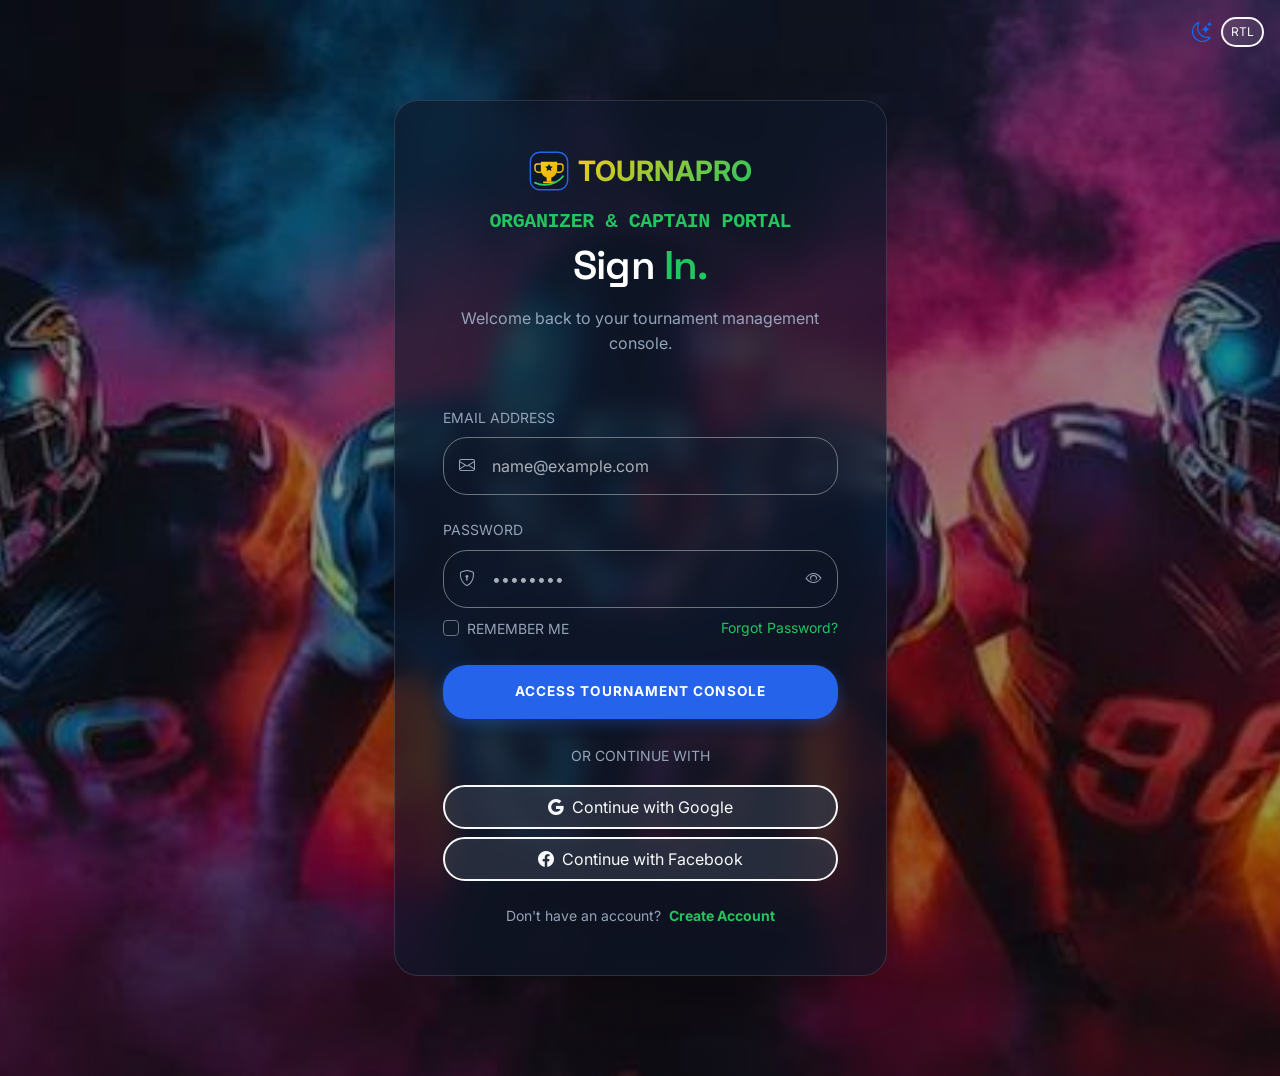
<file: login.html>
<!DOCTYPE html>
<html lang="en" dir="ltr" data-theme="dark">

<head>
    <meta charset="UTF-8">
    <meta name="viewport" content="width=device-width, initial-scale=1.0">
    <title>Organizer Login | Sports Tournament Management</title>
    <link rel="icon" type="image/svg+xml" href="assets/images/bluewake-logo.svg">

    <!-- Bootstrap 5 CDN -->
    <link href="https://cdn.jsdelivr.net/npm/bootstrap@5.3.2/dist/css/bootstrap.min.css" rel="stylesheet">
    <link rel="stylesheet" href="https://cdn.jsdelivr.net/npm/bootstrap-icons@1.11.2/font/bootstrap-icons.min.css">

    <!-- Custom CSS -->
    <link rel="stylesheet" href="assets/css/style.css">
</head>

<body class="bg-deep">
    <div class="position-fixed top-0 end-0 p-3 z-3 d-flex gap-2 align-items-center">
        <button class="theme-toggle btn btn-link p-0"><i class="bi bi-moon-stars fs-5"></i></button>
        <button class="rtl-toggle btn btn-outline-light btn-sm px-2 py-1" style="font-size: 0.75rem;">RTL</button>
    </div>
    <!-- Login Section -->
    <section class="section-padding min-vh-100 d-flex align-items-center position-relative overflow-hidden">
        <img src="assets/images/hero_tournament_game.jpg" alt="Tournament Auth" class="hero-video-bg">
        <div class="hero-overlay" style="opacity: 0.5;"></div>

        <!-- Ambient Background Element -->
        <div class="position-absolute top-50 start-50 translate-middle"
            style="width: 600px; height: 600px; background: radial-gradient(circle, rgba(37, 99, 235, 0.08) 0%, transparent 70%); z-index: 0;">
        </div>

        <div class="container-custom z-1">
            <div class="row justify-content-center">
                <div class="col-lg-5">
                    <div class="glass-panel p-5 border-accent shadow-lg reveal">
                        <div class="text-center mb-5">
                            <a href="index.html"
                                class="text-decoration-none d-inline-flex align-items-center gap-2 mb-3">
                                <img src="assets/images/bluewake-logo.svg" alt="Sports Tournament Management logo"
                                    class="brand-logo auth-brand-logo">
                                <span class="fs-3 fw-bold text-gradient">TOURNAPRO</span>
                            </a>
                            <h5 class="text-accent font-monospace mb-2">ORGANIZER & CAPTAIN PORTAL</h5>
                            <h3 class="display-6 fw-bold">Sign <span class="text-accent">In.</span></h3>
                            <p class="text-muted mt-3">Welcome back to your tournament management console.</p>
                        </div>

                        <form class="row g-4">
                            <div class="col-12">
                                <label class="form-label small text-muted text-uppercase tracking-widest">Email
                                    Address</label>
                                <div class="position-relative">
                                    <i
                                        class="bi bi-envelope position-absolute start-0 top-50 translate-middle-y ms-3 text-muted"></i>
                                    <input type="email"
                                        class="form-control bg-transparent border-secondary ps-5 py-3 text-white"
                                        placeholder="name@example.com">
                                </div>
                            </div>

                            <div class="col-12">
                                <div class="d-flex justify-content-between align-items-center">
                                    <label
                                        class="form-label small text-muted text-uppercase tracking-widest">Password</label>
                                </div>
                                <div class="position-relative">
                                    <i
                                        class="bi bi-shield-lock position-absolute start-0 top-50 translate-middle-y ms-3 text-muted"></i>
                                    <input type="password"
                                        class="form-control bg-transparent border-secondary ps-5 py-3 text-white password-input"
                                        placeholder="••••••••">
                                    <i class="bi bi-eye toggle-password position-absolute end-0 top-50 translate-middle-y me-3 text-muted"
                                        style="cursor: pointer;"></i>
                                </div>
                            </div>

                            <div class="col-12 d-flex justify-content-between align-items-center mt-2 flex-wrap gap-2">
                                <div class="form-check mb-0">
                                    <input class="form-check-input bg-transparent border-secondary" type="checkbox"
                                        id="rememberMe">
                                    <label class="form-check-label small text-muted text-uppercase" for="rememberMe"
                                        style="cursor: pointer;">
                                        Remember Me
                                    </label>
                                </div>
                                <a href="#" class="small text-accent text-decoration-none">Forgot Password?</a>
                            </div>

                            <div class="col-12 mt-4">
                                <button type="button" class="btn-marine w-100 py-3 mb-4">Access Tournament Console</button>

                                <div class="text-center mb-3">
                                    <span class="small text-muted text-uppercase tracking-widest">Or continue
                                        with</span>
                                </div>
                                <div class="d-grid gap-2 mb-4">
                                    <button type="button" class="btn btn-outline-light py-2"><i
                                            class="bi bi-google me-2"></i>Continue with Google</button>
                                    <button type="button" class="btn btn-outline-light py-2"><i
                                            class="bi bi-facebook me-2"></i>Continue with Facebook</button>
                                </div>

                                <div class="text-center">
                                    <p class="text-muted small mb-0">Don't have an account? <a href="signup.html"
                                            class="text-accent text-decoration-none fw-bold ms-1">Create Account</a></p>
                                </div>
                            </div>
                        </form>
                    </div>
                </div>
            </div>
        </div>
    </section>

    <!-- Scripts -->
    <script src="https://cdn.jsdelivr.net/npm/bootstrap@5.3.2/dist/js/bootstrap.bundle.min.js"></script>
    <script src="assets/js/main.js"></script>
</body>

</html>
</file>
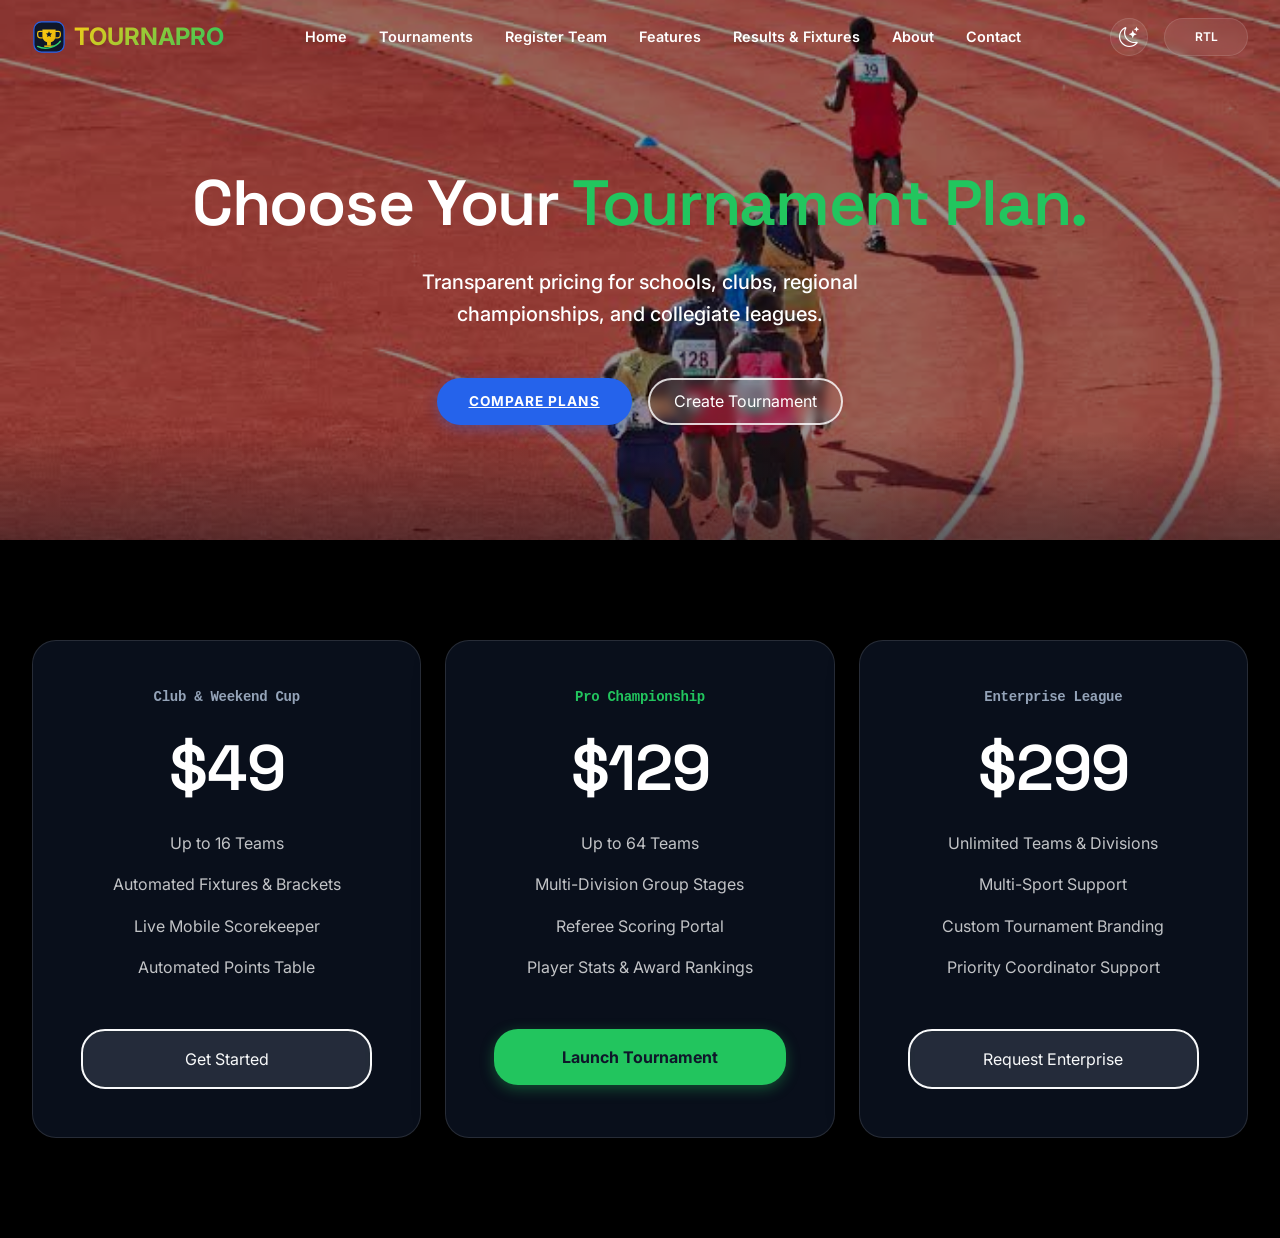
<file: pricing.html>
<!DOCTYPE html>
<html lang="en" dir="ltr" data-theme="dark">

<head>
    <meta charset="UTF-8">
    <meta name="viewport" content="width=device-width, initial-scale=1.0">
    <title>Organizer Plans & Pricing | Sports Tournament Management</title>
    <link rel="icon" type="image/svg+xml" href="assets/images/bluewake-logo.svg">
    <link href="https://cdn.jsdelivr.net/npm/bootstrap@5.3.2/dist/css/bootstrap.min.css" rel="stylesheet">
    <link rel="stylesheet" href="https://cdn.jsdelivr.net/npm/bootstrap-icons@1.11.2/font/bootstrap-icons.min.css">
    <link rel="stylesheet" href="assets/css/style.css">
</head>

<body>
    <!-- Header / Navigation -->
    <nav class="navbar-marine navbar navbar-expand-xl">
        <div class="container-custom d-flex justify-content-between align-items-center w-100">
            <a class="navbar-brand d-flex align-items-center" href="index.html">
                <img src="assets/images/bluewake-logo.svg" alt="Sports Tournament Management logo" class="brand-logo me-2">
                <span class="fs-4 fw-bold text-gradient">TOURNAPRO</span>
            </a>

            <button class="navbar-toggler border-0 text-white d-xl-none" type="button" data-bs-toggle="offcanvas"
                data-bs-target="#offcanvasNavbar">
                <i class="bi bi-list fs-1"></i>
            </button>

            <div class="collapse navbar-collapse d-none d-xl-flex" id="navbarNav">
                <ul class="navbar-nav mx-auto">
                    <li class="nav-item"><a class="nav-link " href="index.html">Home</a></li>
                    <li class="nav-item"><a class="nav-link " href="home-2.html">Tournaments</a></li>
                    <li class="nav-item"><a class="nav-link " href="book-now.html">Register Team</a></li>
                    <li class="nav-item"><a class="nav-link " href="services.html">Features</a></li>
                    <li class="nav-item"><a class="nav-link " href="gallery.html">Results & Fixtures</a></li>
                    <li class="nav-item"><a class="nav-link " href="about.html">About</a></li>
                    <li class="nav-item"><a class="nav-link " href="contact.html">Contact</a></li>
                </ul>
            </div>

            <div class="d-none d-lg-flex align-items-center gap-3 ms-lg-4">
                <button class="theme-toggle btn btn-link text-white p-0"><i class="bi bi-moon-stars fs-5"></i></button>
                <button class="rtl-toggle btn btn-outline-light btn-sm px-3">RTL</button>
            </div>
        </div>
    </nav>

    <!-- Offcanvas Menu for Mobile -->
    <div class="offcanvas offcanvas-end glass-panel" tabindex="-1" id="offcanvasNavbar">
        <div class="offcanvas-header border-bottom border-secondary">
            <h5 class="offcanvas-title text-gradient d-flex align-items-center gap-2 mb-0"><img
                    src="assets/images/bluewake-logo.svg" alt="Sports Tournament Management logo" class="brand-logo offcanvas-brand-logo">
                <span>TOURNAPRO</span>
            </h5>
            <button type="button" class="btn-close btn-close-white" data-bs-dismiss="offcanvas"></button>
        </div>
        <div class="offcanvas-body d-flex flex-column h-100">
            <ul class="navbar-nav mb-auto">
                <li class="nav-item"><a class="nav-link" href="index.html">Home</a></li>
                <li class="nav-item"><a class="nav-link" href="home-2.html">Tournaments</a></li>
                <li class="nav-item"><a class="nav-link" href="book-now.html">Register Team</a></li>
                <li class="nav-item"><a class="nav-link" href="services.html">Features</a></li>
                <li class="nav-item"><a class="nav-link" href="gallery.html">Results & Fixtures</a></li>
                <li class="nav-item"><a class="nav-link" href="about.html">About</a></li>
                <li class="nav-item"><a class="nav-link" href="contact.html">Contact</a></li>
            </ul>

            <div class="mt-auto pt-4 border-top border-secondary">
                <div class="d-flex align-items-center justify-content-between">
                    <span class="small text-muted text-uppercase tracking-widest"></span>
                    <div class="d-flex gap-3">
                        <button class="theme-toggle btn btn-link text-white p-0"><i
                                class="bi bi-moon-stars fs-5"></i></button>
                        <button class="rtl-toggle btn btn-outline-light btn-sm px-3">RTL</button>
                    </div>
                </div>
            </div>
        </div>
    </div>

    <section class="hero-section text-center overflow-hidden" style="min-height: 60vh;">
        <img src="assets/images/hero_sports_trophy.jpg" alt="Tournament Pricing"
            class="hero-video-bg">
        <div class="hero-overlay"></div>
        <div class="container-custom z-1 reveal">
            <h1 class="display-3 fw-bold text-white mb-4">Choose Your <span class="text-accent">Tournament Plan.</span></h1>
            <p class="lead text-white-50 mb-5 mx-auto col-lg-6">Transparent pricing for schools, clubs, regional championships, and collegiate leagues.</p>
            <div class="d-flex flex-wrap justify-content-center gap-3 mt-5">
                <a href="#packages" class="btn-marine rounded-pill">Compare Plans</a>
                <a href="book-now.html" class="btn btn-outline-light rounded-pill">Create Tournament</a>
            </div>
        </div>
    </section>

    <section id="packages" class="section-padding bg-deep">
        <div class="container-custom">
            <div class="row g-4">
                <!-- Club Plan -->
                <div class="col-lg-4">
                    <div class="glass-panel p-5 text-center h-100 hover-tilt">
                        <h5 class="text-muted small mb-4 uppercase font-monospace">Club & Weekend Cup</h5>
                        <h2 class="display-3 fw-bold mb-4">$49</h2>
                        <ul class="list-unstyled mb-5 opacity-75">
                            <li class="mb-3">Up to 16 Teams</li>
                            <li class="mb-3">Automated Fixtures & Brackets</li>
                            <li class="mb-3">Live Mobile Scorekeeper</li>
                            <li class="mb-3">Automated Points Table</li>
                        </ul>
                        <a href="book-now.html" class="btn btn-outline-light w-100 rounded-pill py-3">Get Started</a>
                    </div>
                </div>
                <!-- Pro Championship -->
                <div class="col-lg-4">
                    <div class="glass-panel p-5 text-center h-100 hover-tilt border-accent">
                        <h5 class="text-accent small mb-4 uppercase font-monospace">Pro Championship</h5>
                        <h2 class="display-3 fw-bold mb-4">$129</h2>
                        <ul class="list-unstyled mb-5 opacity-75">
                            <li class="mb-3">Up to 64 Teams</li>
                            <li class="mb-3">Multi-Division Group Stages</li>
                            <li class="mb-3">Referee Scoring Portal</li>
                            <li class="mb-3">Player Stats & Award Rankings</li>
                        </ul>
                        <a href="book-now.html" class="btn btn-accent w-100 rounded-pill py-3">Launch Tournament</a>
                    </div>
                </div>
                <!-- Enterprise -->
                <div class="col-lg-4">
                    <div class="glass-panel p-5 text-center h-100 hover-tilt">
                        <h5 class="text-muted small mb-4 uppercase font-monospace">Enterprise League</h5>
                        <h2 class="display-3 fw-bold mb-4">$299</h2>
                        <ul class="list-unstyled mb-5 opacity-75">
                            <li class="mb-3">Unlimited Teams & Divisions</li>
                            <li class="mb-3">Multi-Sport Support</li>
                            <li class="mb-3">Custom Tournament Branding</li>
                            <li class="mb-3">Priority Coordinator Support</li>
                        </ul>
                        <a href="book-now.html" class="btn btn-outline-light w-100 rounded-pill py-3">Request Enterprise</a>
                    </div>
                </div>
            </div>
        </div>
    </section>

    <script src="assets/js/main.js"></script>
</body>

</html>
</file>
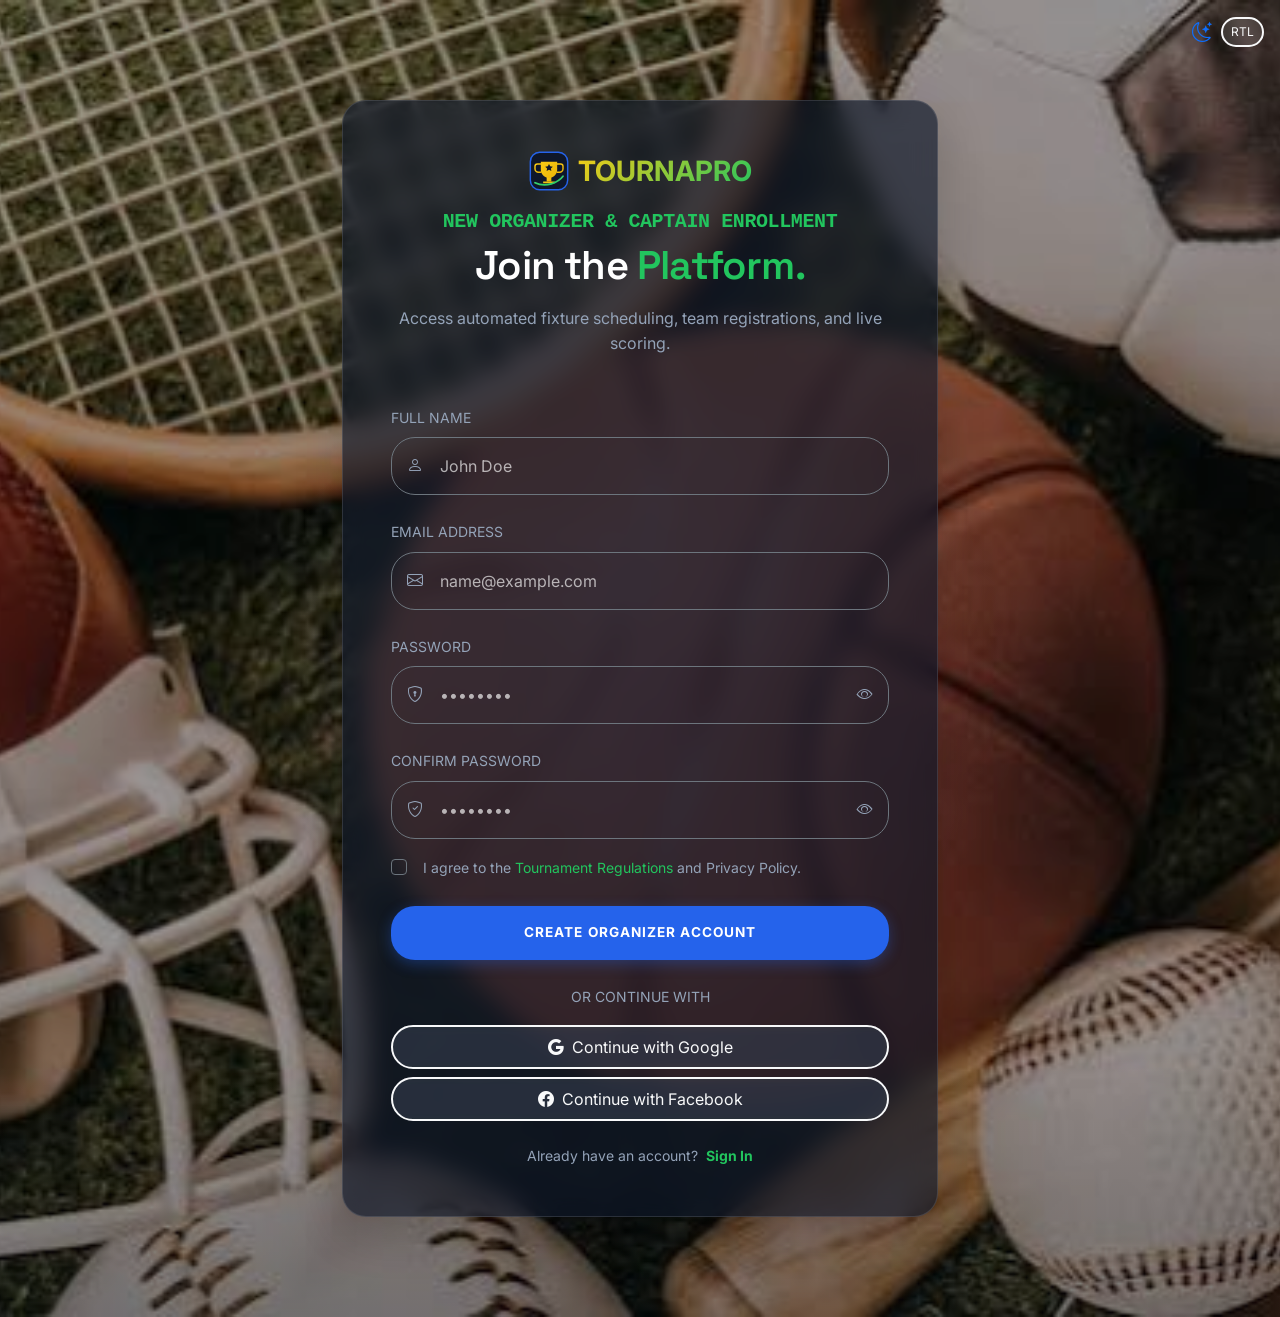
<file: signup.html>
<!DOCTYPE html>
<html lang="en" dir="ltr" data-theme="dark">

<head>
    <meta charset="UTF-8">
    <meta name="viewport" content="width=device-width, initial-scale=1.0">
    <title>Organizer & Team Sign Up | Sports Tournament Management</title>
    <link rel="icon" type="image/svg+xml" href="assets/images/bluewake-logo.svg">

    <!-- Bootstrap 5 CDN -->
    <link href="https://cdn.jsdelivr.net/npm/bootstrap@5.3.2/dist/css/bootstrap.min.css" rel="stylesheet">
    <link rel="stylesheet" href="https://cdn.jsdelivr.net/npm/bootstrap-icons@1.11.2/font/bootstrap-icons.min.css">

    <!-- Custom CSS -->
    <link rel="stylesheet" href="assets/css/style.css">
</head>

<body class="bg-deep">
    <div class="position-fixed top-0 end-0 p-3 z-3 d-flex gap-2 align-items-center">
        <button class="theme-toggle btn btn-link p-0"><i class="bi bi-moon-stars fs-5"></i></button>
        <button class="rtl-toggle btn btn-outline-light btn-sm px-2 py-1" style="font-size: 0.75rem;">RTL</button>
    </div>

    <!-- Signup Section -->
    <section class="section-padding min-vh-100 d-flex align-items-center position-relative overflow-hidden">
        <img src="assets/images/hero_athletic_track.jpg" alt="Tournament Registration" class="hero-video-bg">
        <div class="hero-overlay" style="opacity: 0.5;"></div>

        <!-- Ambient Background Element -->
        <div class="position-absolute top-50 start-50 translate-middle"
            style="width: 800px; height: 800px; background: radial-gradient(circle, rgba(37, 99, 235, 0.08) 0%, transparent 70%); z-index: 0;">
        </div>

        <div class="container-custom z-1">
            <div class="row justify-content-center">
                <div class="col-lg-6">
                    <div class="glass-panel p-5 border-accent shadow-lg reveal">
                        <div class="text-center mb-5">
                            <a href="index.html"
                                class="text-decoration-none d-inline-flex align-items-center gap-2 mb-3">
                                <img src="assets/images/bluewake-logo.svg" alt="Sports Tournament Management logo"
                                    class="brand-logo auth-brand-logo">
                                <span class="fs-3 fw-bold text-gradient">TOURNAPRO</span>
                            </a>
                            <h5 class="text-accent font-monospace mb-2">NEW ORGANIZER & CAPTAIN ENROLLMENT</h5>
                            <h3 class="display-6 fw-bold">Join the <span class="text-accent">Platform.</span></h3>
                            <p class="text-muted mt-3">Access automated fixture scheduling, team registrations, and live scoring.</p>
                        </div>

                        <form class="row g-4">
                            <div class="col-12">
                                <label class="form-label small text-muted text-uppercase tracking-widest">Full
                                    Name</label>
                                <div class="position-relative">
                                    <i
                                        class="bi bi-person position-absolute start-0 top-50 translate-middle-y ms-3 text-muted"></i>
                                    <input type="text"
                                        class="form-control bg-transparent border-secondary ps-5 py-3 text-white"
                                        placeholder="John Doe">
                                </div>
                            </div>

                            <div class="col-12">
                                <label class="form-label small text-muted text-uppercase tracking-widest">Email
                                    Address</label>
                                <div class="position-relative">
                                    <i
                                        class="bi bi-envelope position-absolute start-0 top-50 translate-middle-y ms-3 text-muted"></i>
                                    <input type="email"
                                        class="form-control bg-transparent border-secondary ps-5 py-3 text-white"
                                        placeholder="name@example.com">
                                </div>
                            </div>

                            <div class="col-12">
                                <label
                                    class="form-label small text-muted text-uppercase tracking-widest">Password</label>
                                <div class="position-relative">
                                    <i
                                        class="bi bi-shield-lock position-absolute start-0 top-50 translate-middle-y ms-3 text-muted"></i>
                                    <input type="password"
                                        class="form-control bg-transparent border-secondary ps-5 py-3 text-white password-input"
                                        placeholder="••••••••">
                                    <i class="bi bi-eye toggle-password position-absolute end-0 top-50 translate-middle-y me-3 text-muted"
                                        style="cursor: pointer;"></i>
                                </div>
                            </div>

                            <div class="col-12">
                                <label class="form-label small text-muted text-uppercase tracking-widest">Confirm
                                    Password</label>
                                <div class="position-relative">
                                    <i
                                        class="bi bi-shield-check position-absolute start-0 top-50 translate-middle-y ms-3 text-muted"></i>
                                    <input type="password"
                                        class="form-control bg-transparent border-secondary ps-5 py-3 text-white password-input"
                                        placeholder="••••••••">
                                    <i class="bi bi-eye toggle-password position-absolute end-0 top-50 translate-middle-y me-3 text-muted"
                                        style="cursor: pointer;"></i>
                                </div>
                            </div>

                            <div class="col-12 mt-3">
                                <div class="form-check">
                                    <input class="form-check-input bg-transparent border-secondary" type="checkbox"
                                        id="terms">
                                    <label class="form-check-label small text-muted ms-2" for="terms">
                                        I agree to the <a href="#" class="text-accent text-decoration-none">Tournament
                                            Regulations</a> and Privacy Policy.
                                    </label>
                                </div>
                            </div>

                            <div class="col-12 mt-4">
                                <button type="button" class="btn-marine w-100 py-3 mb-4">Create Organizer Account</button>

                                <div class="text-center mb-3">
                                    <span class="small text-muted text-uppercase tracking-widest">Or continue
                                        with</span>
                                </div>
                                <div class="d-grid gap-2 mb-4">
                                    <button type="button" class="btn btn-outline-light py-2"><i
                                            class="bi bi-google me-2"></i>Continue with Google</button>
                                    <button type="button" class="btn btn-outline-light py-2"><i
                                            class="bi bi-facebook me-2"></i>Continue with Facebook</button>
                                </div>

                                <div class="text-center">
                                    <p class="text-muted small mb-0">Already have an account? <a href="login.html"
                                            class="text-accent text-decoration-none fw-bold ms-1">Sign In</a></p>
                                </div>
                            </div>
                        </form>
                    </div>
                </div>
            </div>
        </div>
    </section>

    <!-- Scripts -->
    <script src="https://cdn.jsdelivr.net/npm/bootstrap@5.3.2/dist/js/bootstrap.bundle.min.js"></script>
    <script src="assets/js/main.js"></script>
</body>

</html>
</file>
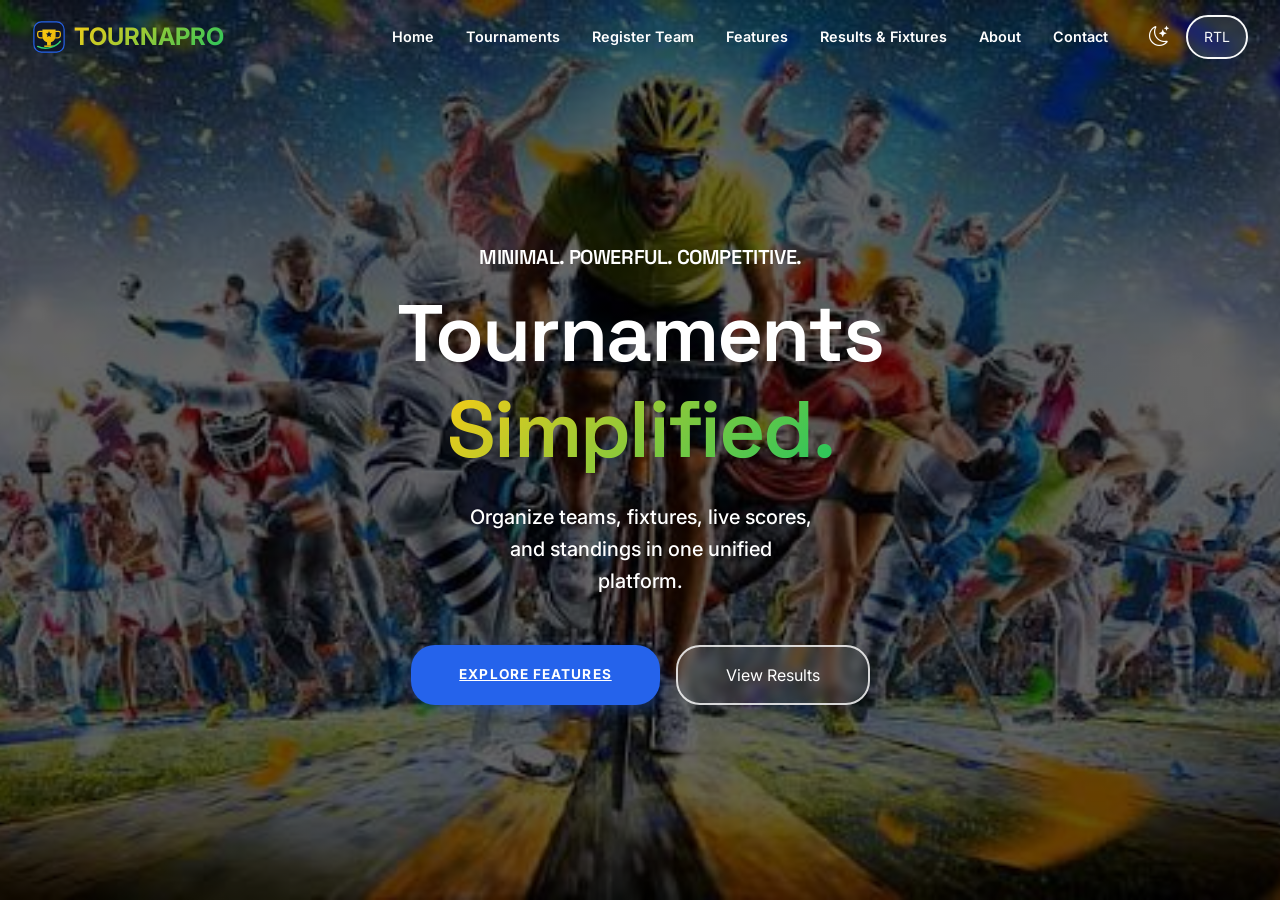
<file: test.html>
<!DOCTYPE html>
<html lang="en" dir="ltr" data-theme="dark">

<head>
    <meta charset="UTF-8">
    <meta name="viewport" content="width=device-width, initial-scale=1.0">
    <title>Sports Tournament Management | Test Preview</title>
    <link href="https://cdn.jsdelivr.net/npm/bootstrap@5.3.2/dist/css/bootstrap.min.css" rel="stylesheet">
    <link rel="stylesheet" href="https://cdn.jsdelivr.net/npm/bootstrap-icons@1.11.2/font/bootstrap-icons.min.css">
    <link rel="stylesheet" href="assets/css/style.css">
</head>

<body>
    <!-- Header / Navigation -->
    <nav class="navbar-marine navbar navbar-expand-lg">
        <div class="container-custom d-flex justify-content-between align-items-center w-100">
            <a class="navbar-brand d-flex align-items-center" href="index.html">
                <img src="assets/images/bluewake-logo.svg" alt="Sports Tournament Management logo" class="brand-logo me-2">
                <span class="fs-4 fw-bold text-gradient">TOURNAPRO</span>
            </a>

            <button class="navbar-toggler border-0 text-white" type="button" data-bs-toggle="offcanvas"
                data-bs-target="#offcanvasNavbar">
                <i class="bi bi-list fs-1"></i>
            </button>

            <div class="collapse navbar-collapse d-none d-lg-flex" id="navbarNav">
                <ul class="navbar-nav ms-auto">
                    <li class="nav-item"><a class="nav-link " href="index.html">Home</a></li>
                    <li class="nav-item"><a class="nav-link " href="home-2.html">Tournaments</a></li>
                    <li class="nav-item"><a class="nav-link " href="book-now.html">Register Team</a></li>
                    <li class="nav-item"><a class="nav-link " href="services.html">Features</a></li>
                    <li class="nav-item"><a class="nav-link " href="gallery.html">Results & Fixtures</a></li>
                    <li class="nav-item"><a class="nav-link " href="about.html">About</a></li>
                    <li class="nav-item"><a class="nav-link " href="contact.html">Contact</a></li>
                </ul>
            </div>

            <div class="d-none d-lg-flex align-items-center gap-3 ms-lg-4">
                <button id="theme-toggle" class="btn btn-link text-white p-0"><i class="bi bi-moon-stars fs-5"></i></button>
                <button id="rtl-toggle" class="btn btn-outline-light btn-sm px-3">RTL</button>
            </div>
        </div>
    </nav>

    <!-- Offcanvas Menu for Mobile -->
    <div class="offcanvas offcanvas-end glass-panel" tabindex="-1" id="offcanvasNavbar">
        <div class="offcanvas-header">
            <h5 class="offcanvas-title text-gradient">MENU</h5>
            <button type="button" class="btn-close btn-close-white" data-bs-dismiss="offcanvas"></button>
        </div>
        <div class="offcanvas-body">
            <ul class="navbar-nav">
                <li class="nav-item"><a class="nav-link " href="index.html">Home</a></li>
                <li class="nav-item"><a class="nav-link " href="home-2.html">Tournaments</a></li>
                <li class="nav-item"><a class="nav-link " href="book-now.html">Register Team</a></li>
                <li class="nav-item"><a class="nav-link " href="services.html">Features</a></li>
                <li class="nav-item"><a class="nav-link " href="gallery.html">Results & Fixtures</a></li>
                <li class="nav-item"><a class="nav-link " href="about.html">About</a></li>
                <li class="nav-item"><a class="nav-link " href="contact.html">Contact</a></li>
            </ul>
        </div>
    </div>
    

    <section class="hero-section text-center d-flex align-items-center justify-content-center"
        style="min-height: 100vh; background: linear-gradient(rgba(0,0,0,0.6), rgba(0,0,0,0.6)), url('assets/images/hero_marathon_runners.jpg') center/cover;">
        <div class="container-custom reveal">
            <h5 class="text-accent mb-3 tracking-widest">MINIMAL. POWERFUL. COMPETITIVE.</h5>
            <h1 class="display-1 fw-bold text-white mb-4">Tournaments <br><span class="text-gradient">Simplified.</span>
            </h1>
            <p class="lead text-white-50 mb-5 mx-auto col-lg-6">Organize teams, fixtures, live scores, and standings in one unified platform.</p>
            <div class="d-flex gap-3 justify-content-center">
                <a href="services.html" class="btn-marine px-5 py-3">Explore Features</a>
                <a href="gallery.html" class="btn btn-outline-light rounded-pill px-5 py-3">View Results</a>
            </div>
        </div>
    </section>

    <script src="assets/js/main.js"></script>
</body>

</html>
</file>
<file: assets/css/style.css>
@import url('https://fonts.googleapis.com/css2?family=Inter:wght@300;400;500;600;700&family=Space+Grotesk:wght@400;500;600;700&display=swap');

:root {
    /* Primary Deep Navy */
    --primary: #0F172A;
    --secondary: #2563EB;
    --accent: #22C55E;
    --accent-glow: rgba(34, 197, 94, 0.35);
    --highlight: #FACC15;

    --bg-deep: #0B1120;
    --bg-card: rgba(255, 255, 255, 0.05);
    --text-main: #FFFFFF;
    --text-muted: #94A3B8;
    --glass-border: rgba(255, 255, 255, 0.12);
    --glass-bg: rgba(15, 23, 42, 0.65);

    /* Spacing & Transitions */
    --transition-smooth: all 0.5s cubic-bezier(0.4, 0, 0.2, 1);
    --transition-bounce: all 0.6s cubic-bezier(0.68, -0.55, 0.265, 1.55);
}

[data-theme="light"] {
    --bg-deep: #F8FAFC;
    --bg-card: rgba(255, 255, 255, 0.9);
    --text-main: #0F172A;
    --text-muted: #64748B;
    --glass-border: rgba(15, 23, 42, 0.1);
    --glass-bg: rgba(255, 255, 255, 0.75);
    --primary: #0F172A;
}

/* Global Text Visibility Fixes */
.text-muted {
    color: var(--text-muted) !important;
}

/* Light Mode Global Visibility Overrides */
[data-theme="light"] .glass-panel .text-white,
[data-theme="light"] .glass-panel .text-white-50,
[data-theme="light"] footer .text-white,
[data-theme="light"] footer .text-white-50,
[data-theme="light"] .offcanvas .text-white {
    color: var(--text-main) !important;
}

[data-theme="light"] .btn-outline-light {
    color: var(--text-main);
    border-color: var(--text-main);
    background: rgba(255, 255, 255, 0.2);
    backdrop-filter: blur(5px);
}

.btn-outline-light {
    backdrop-filter: blur(5px);
    background: rgba(255, 255, 255, 0.1);
    border-width: 2px;
    padding: 0.6rem 1.5rem;
}

[data-theme="light"] .btn-outline-light:hover {
    background-color: var(--text-main);
    color: var(--bg-deep);
}

.form-control,
.form-select,
input.form-control,
textarea.form-control {
    color: #ffffff !important;
}

.form-control::placeholder,
input.form-control::placeholder,
textarea.form-control::placeholder {
    color: rgba(255, 255, 255, 0.65) !important;
    opacity: 1 !important;
}

.form-control::-webkit-input-placeholder,
input.form-control::-webkit-input-placeholder,
textarea.form-control::-webkit-input-placeholder {
    color: rgba(255, 255, 255, 0.65) !important;
    opacity: 1 !important;
}

.form-control::-moz-placeholder,
input.form-control::-moz-placeholder,
textarea.form-control::-moz-placeholder {
    color: rgba(255, 255, 255, 0.65) !important;
    opacity: 1 !important;
}

.form-control:-ms-input-placeholder,
input.form-control:-ms-input-placeholder,
textarea.form-control:-ms-input-placeholder {
    color: rgba(255, 255, 255, 0.65) !important;
    opacity: 1 !important;
}

.form-control:focus,
.form-select:focus,
input.form-control:focus,
textarea.form-control:focus {
    color: #ffffff !important;
    background-color: transparent !important;
    border-color: var(--accent) !important;
    box-shadow: 0 0 0 0.25rem rgba(34, 197, 94, 0.25) !important;
}

select.form-control option,
select.form-select option {
    background-color: #0f172a;
    color: #ffffff;
}

input[type="date"].form-control {
    color-scheme: dark;
}

[data-theme="light"] .form-control,
[data-theme="light"] .form-select,
[data-theme="light"] input.form-control,
[data-theme="light"] textarea.form-control {
    color: #0f172a !important;
}

[data-theme="light"] .form-control::placeholder,
[data-theme="light"] input.form-control::placeholder,
[data-theme="light"] textarea.form-control::placeholder {
    color: #64748b !important;
    opacity: 1 !important;
}

[data-theme="light"] .form-control::-webkit-input-placeholder,
[data-theme="light"] input.form-control::-webkit-input-placeholder,
[data-theme="light"] textarea.form-control::-webkit-input-placeholder {
    color: #64748b !important;
    opacity: 1 !important;
}

[data-theme="light"] .form-control::-moz-placeholder,
[data-theme="light"] input.form-control::-moz-placeholder,
[data-theme="light"] textarea.form-control::-moz-placeholder {
    color: #64748b !important;
    opacity: 1 !important;
}

[data-theme="light"] .form-control:-ms-input-placeholder,
[data-theme="light"] input.form-control:-ms-input-placeholder,
[data-theme="light"] textarea.form-control:-ms-input-placeholder {
    color: #64748b !important;
    opacity: 1 !important;
}

[data-theme="light"] .form-control:focus,
[data-theme="light"] .form-select:focus,
[data-theme="light"] input.form-control:focus,
[data-theme="light"] textarea.form-control:focus {
    color: #0f172a !important;
}

[data-theme="light"] select.form-control option,
[data-theme="light"] select.form-select option {
    background-color: #ffffff;
    color: #0f172a;
}

[data-theme="light"] input[type="date"].form-control {
    color-scheme: light;
}

[data-theme="light"] .btn-close-white {
    filter: invert(1) grayscale(100%) brightness(0);
}

[data-theme="light"] .contact-social-icon {
    color: var(--text-main) !important;
}

/* Guarantee Navbar Legibility in Light Mode */
[data-theme="light"] .navbar-marine {
    background: rgba(255, 255, 255, 0.88) !important;
    backdrop-filter: blur(15px);
    border-bottom: 1px solid rgba(0, 0, 0, 0.05);
}

[data-theme="light"] .navbar-marine .text-white {
    color: var(--text-main) !important;
}

[data-theme="light"] .text-gradient {
    background: linear-gradient(135deg, #2563EB 0%, #16A34A 100%);
    -webkit-background-clip: text;
    background-clip: text;
    -webkit-text-fill-color: transparent;
}

* {
    margin: 0;
    padding: 0;
    box-sizing: border-box;
}

body {
    font-family: 'Inter', sans-serif;
    background-color: var(--bg-deep);
    color: var(--text-main);
    overflow-x: hidden;
    line-height: 1.6;
    transition: background-color 0.5s ease;
}

h1,
h2,
h3,
h4,
h5,
h6,
.h1,
.h2,
.h3,
.h4,
.h5,
.h6,
h1.fw-bold,
h2.fw-bold,
h3.fw-bold,
h4.fw-bold,
h5.fw-bold,
h6.fw-bold,
[class*="display-"] {
    font-family: 'Space Grotesk', sans-serif;
    font-weight: 600 !important;
    letter-spacing: -0.02em;
}

/* Ensure paragraph and subheading font weights are between 400 and 550 for readability and hierarchy */
.lead,
.subheading,
.subtitle,
p.fw-bold,
.lead.fw-bold,
.small.fw-bold,
span.fw-bold.small,
div.fw-bold.small {
    font-weight: 500 !important;
}

.brand-logo {
    width: 34px;
    height: 34px;
    object-fit: contain;
    flex-shrink: 0;
}

.offcanvas-brand-logo {
    width: 28px;
    height: 28px;
}

.footer-brand-logo {
    width: 34px;
    height: 34px;
}

.auth-brand-logo {
    width: 42px;
    height: 42px;
}

.brand-wordmark {
    letter-spacing: -0.02em;
}

/* RTL Helpers - Using Logical Properties */
[dir="rtl"] {
    text-align: right;
}

/* Base Layout Utilities */
.container-custom {
    max-width: 1600px;
    margin-inline: auto;
    padding-inline: 2rem;
}

/* Cinematic Glassmorphism */
.glass-panel {
    background: var(--glass-bg);
    backdrop-filter: blur(12px);
    -webkit-backdrop-filter: blur(12px);
    border: 1px solid var(--glass-border);
    border-radius: 24px;
    box-shadow: 0 8px 32px 0 rgba(0, 0, 0, 0.3);
}

/* Anti-Gravity Animations */
@keyframes float {
    0% {
        transform: translateY(0px) rotate(0deg);
    }

    50% {
        transform: translateY(-15px) rotate(1deg);
    }

    100% {
        transform: translateY(0px) rotate(0deg);
    }
}

@keyframes drift {
    0% {
        transform: translateX(0px);
    }

    50% {
        transform: translateX(10px);
    }

    100% {
        transform: translateX(0px);
    }
}

@keyframes water-ripple {
    0% {
        transform: scale(0.8);
        opacity: 0.5;
    }

    100% {
        transform: scale(1.5);
        opacity: 0;
    }
}

.float-element {
    animation: float 6s ease-in-out infinite;
}

.drift-element {
    animation: drift 8s ease-in-out infinite;
}

/* Premium Buttons */
.btn-marine {
    background: var(--secondary);
    color: #ffffff !important;
    border: none;
    padding: 0.8rem 2rem;
    border-radius: 50px;
    font-weight: 700;
    text-transform: uppercase;
    font-size: 0.85rem;
    letter-spacing: 0.08em;
    transition: var(--transition-bounce);
    position: relative;
    overflow: hidden;
    z-index: 1;
    display: inline-flex;
    align-items: center;
    justify-content: center;
    text-align: center;
    box-shadow: 0 4px 14px rgba(37, 99, 235, 0.35);
}

.btn-marine:hover {
    background: #1d4ed8;
    color: #ffffff !important;
    transform: scale(1.05) translateY(-3px);
    box-shadow: 0 10px 24px rgba(37, 99, 235, 0.5);
}

.btn-accent {
    background: var(--accent);
    color: #0F172A !important;
    border: none;
    font-weight: 700;
    transition: var(--transition-smooth);
    box-shadow: 0 4px 14px rgba(34, 197, 94, 0.35);
}

.btn-accent:hover {
    background: #16a34a;
    color: #ffffff !important;
    transform: translateY(-2px);
    box-shadow: 0 8px 20px rgba(34, 197, 94, 0.5);
}

/* Navigation */
.navbar-marine {
    position: fixed;
    top: 0;
    width: 100%;
    z-index: 1000;
    padding: 0.8rem 0;
    transition: var(--transition-smooth);
}

.navbar-marine.scrolled {
    background: var(--bg-card);
    backdrop-filter: blur(20px);
    padding: 1rem 0;
    border-bottom: 1px solid var(--glass-border);
}

.nav-link {
    color: var(--text-main) !important;
    font-weight: 600;
    margin-inline: 0.5rem;
    font-size: 0.9rem;
    position: relative;
    white-space: nowrap;
}

.nav-link::after {
    content: '';
    position: absolute;
    bottom: -5px;
    inset-inline-start: 0;
    width: 0;
    height: 2px;
    background: var(--accent);
    transition: var(--transition-smooth);
}

.nav-link:hover::after {
    width: 100%;
}

.nav-link.active {
    color: var(--accent) !important;
    font-weight: 700;
}

.nav-link.active::after {
    width: 100%;
}

.navbar-marine .btn-accent {
    border: 1px solid transparent;
    height: 38px;
    display: inline-flex;
    align-items: center;
    justify-content: center;
}

.offcanvas .btn-accent {
    border: 1px solid transparent;
}

.navbar-marine .btn-accent:hover,
.navbar-marine .btn-accent:focus-visible {
    background: #ffffff;
    color: var(--primary) !important;
    border-color: var(--accent);
}

.offcanvas .btn-accent:hover,
.offcanvas .btn-accent:focus-visible {
    background: #ffffff;
    color: var(--primary) !important;
    border-color: var(--accent);
}

.navbar-marine .theme-toggle,
.navbar-marine .rtl-toggle,
.offcanvas .theme-toggle,
.offcanvas .rtl-toggle {
    height: 38px;
    border-radius: 10px;
    border: 1px solid var(--glass-border);
    background: rgba(255, 255, 255, 0.08);
    color: var(--text-main) !important;
    display: inline-flex;
    align-items: center;
    justify-content: center;
    line-height: 1;
}

.navbar-marine .theme-toggle,
.offcanvas .theme-toggle {
    width: 38px;
    padding: 0;
}

.navbar-marine .rtl-toggle,
.offcanvas .rtl-toggle {
    min-width: 84px;
    padding: 0 0.75rem;
    font-size: 0.75rem;
    font-weight: 600;
}

[data-theme="light"] .navbar-marine .theme-toggle,
[data-theme="light"] .navbar-marine .rtl-toggle,
[data-theme="light"] .offcanvas .theme-toggle,
[data-theme="light"] .offcanvas .rtl-toggle {
    border-color: rgba(15, 23, 42, 0.25);
    background: rgba(255, 255, 255, 0.75);
}

[data-theme="light"] .navbar-marine .theme-toggle:hover,
[data-theme="light"] .navbar-marine .rtl-toggle:hover,
[data-theme="light"] .offcanvas .theme-toggle:hover,
[data-theme="light"] .offcanvas .rtl-toggle:hover,
[data-theme="light"] .navbar-marine .theme-toggle:focus-visible,
[data-theme="light"] .navbar-marine .rtl-toggle:focus-visible,
[data-theme="light"] .offcanvas .theme-toggle:focus-visible,
[data-theme="light"] .offcanvas .rtl-toggle:focus-visible {
    background: var(--text-main);
    color: var(--bg-deep) !important;
}

/* Hero Section */
.hero-section {
    min-height: 100vh;
    display: flex;
    align-items: center;
    position: relative;
    overflow: hidden;
    padding-top: 80px;
    padding-bottom: 30px;
}

.hero-section .btn-outline-light {
    color: #ffffff !important;
    border-color: rgba(255, 255, 255, 0.8) !important;
    background: rgba(255, 255, 255, 0.1) !important;
    backdrop-filter: blur(5px);
}

.hero-section .btn-outline-light:hover {
    background-color: #ffffff !important;
    color: #0F172A !important;
    border-color: #ffffff !important;
}

[data-theme="light"] .hero-section .btn-outline-light {
    color: #0F172A !important;
    border-color: #0F172A !important;
    background: rgba(15, 23, 42, 0.05) !important;
    backdrop-filter: blur(5px);
}

[data-theme="light"] .hero-section .btn-outline-light:hover {
    background-color: #0F172A !important;
    color: #ffffff !important;
    border-color: #0F172A !important;
}

@media (max-width: 768px) {
    .hero-section {
        padding-top: 140px;
        align-items: center;
    }
}

.hero-video-bg {
    position: absolute;
    top: 0;
    left: 0;
    width: 100%;
    height: 100%;
    object-fit: cover;
    z-index: -1;
    filter: brightness(0.6);
}

[data-theme="light"] .hero-video-bg {
    filter: brightness(0.92) contrast(105%);
    opacity: 0.85;
}

.hero-overlay {
    position: absolute;
    top: 0;
    left: 0;
    width: 100%;
    height: 100%;
    background: linear-gradient(to bottom, transparent 80%, rgba(7, 18, 29, 0.4));
    z-index: 0;
}

[data-theme="light"] .hero-overlay {
    background: linear-gradient(180deg, rgba(248, 250, 252, 0.35) 0%, rgba(248, 250, 252, 0.72) 100%) !important;
}

.hero-content {
    position: relative;
    z-index: 2;
}

.hero-title {
    font-size: clamp(2.2rem, 10vw, 6rem);
    line-height: 1.1;
    margin-bottom: 2rem;
}

[data-theme="light"] .hero-section .hero-title,
[data-theme="light"] .hero-section .display-1,
[data-theme="light"] .hero-section .display-2,
[data-theme="light"] .hero-section .display-3,
[data-theme="light"] .hero-section .display-4,
[data-theme="light"] .hero-section h1,
[data-theme="light"] .hero-section h2,
[data-theme="light"] .hero-section h3,
[data-theme="light"] .hero-section h4,
[data-theme="light"] .hero-section h5,
[data-theme="light"] .hero-section h6,
[data-theme="light"] .hero-section .text-white {
    color: #0F172A !important;
    filter: none !important;
    text-shadow: none !important;
}

[data-theme="light"] .hero-section p,
[data-theme="light"] .hero-section .lead,
[data-theme="light"] .hero-section .text-white-50,
[data-theme="light"] .hero-section .text-muted,
[data-theme="light"] .hero-section .small,
[data-theme="light"] .hero-section .font-monospace {
    color: #334155 !important;
}

[data-theme="light"] .hero-section .text-accent {
    color: #16a34a !important;
}

[data-theme="light"] .hero-section .btn-marine {
    filter: none !important;
    text-shadow: none !important;
}

[data-theme="light"] .hero-section .glass-panel {
    backdrop-filter: none;
    -webkit-backdrop-filter: none;
    background: rgba(255, 255, 255, 0.96) !important;
    border-color: rgba(15, 23, 42, 0.15) !important;
    box-shadow: 0 10px 30px rgba(15, 23, 42, 0.08) !important;
}

[data-theme="light"] .hero-section .glass-panel h1,
[data-theme="light"] .hero-section .glass-panel h2,
[data-theme="light"] .hero-section .glass-panel h3,
[data-theme="light"] .hero-section .glass-panel h4,
[data-theme="light"] .hero-section .glass-panel h5,
[data-theme="light"] .hero-section .glass-panel h6,
[data-theme="light"] .hero-section .glass-panel .text-white {
    color: #0F172A !important;
}

[data-theme="light"] .hero-section .glass-panel p,
[data-theme="light"] .hero-section .glass-panel .text-white-50,
[data-theme="light"] .hero-section .glass-panel .text-muted {
    color: #475569 !important;
}

[data-theme="light"] .hero-section .float-element {
    animation: none;
}

[data-theme="light"] .hero-section .reveal {
    will-change: auto;
}

[data-theme="light"] .hero-section .text-gradient {
    background: linear-gradient(135deg, #2563EB 0%, #16A34A 100%);
    -webkit-background-clip: text;
    background-clip: text;
    -webkit-text-fill-color: transparent;
}

.text-gradient {
    background: linear-gradient(135deg, #FACC15 0%, #22C55E 100%);
    -webkit-background-clip: text;
    background-clip: text;
    -webkit-text-fill-color: transparent;
}

/* Trip Cards */
.trip-card {
    border-radius: 30px;
    overflow: hidden;
    height: 450px;
    position: relative;
    transition: var(--transition-smooth);
}

.trip-card-img {
    width: 100%;
    height: 100%;
    object-fit: cover;
    transition: var(--transition-smooth);
}

.trip-card:hover .trip-card-img {
    transform: scale(1.1);
}

.trip-card-overlay {
    position: absolute;
    inset: 0;
    background: linear-gradient(transparent, rgba(0, 0, 0, 0.8));
    display: flex;
    flex-direction: column;
    justify-content: flex-end;
    padding: 2rem;
}

.trip-card-overlay h3 {
    color: #ffffff !important;
}

/* Responsive Grid */
.marine-grid {
    display: grid;
    grid-template-columns: repeat(auto-fit, minmax(300px, 1fr));
    gap: 2rem;
}

/* Footer Section */
footer {
    background: var(--primary);
    padding: 100px 0 50px;
    border-top: 1px solid var(--glass-border);
}

footer .hover-accent {
    display: inline-flex;
    align-items: center;
    transition: color 0.25s ease, transform 0.25s ease;
}

footer .hover-accent:hover,
footer .hover-accent:focus-visible {
    color: var(--accent) !important;
    transform: translateY(-2px);
}

[data-theme="light"] footer {
    background: var(--bg-deep);
}

footer .list-unstyled a.text-muted {
    display: inline-block;
    transition: color 0.25s ease, transform 0.25s ease;
}

footer .list-unstyled a.text-muted:hover,
footer .list-unstyled a.text-muted:focus-visible {
    color: var(--accent) !important;
    transform: translateX(4px);
}

.back-to-top {
    position: fixed;
    right: 20px;
    bottom: 20px;
    width: 44px;
    height: 44px;
    border: 0;
    border-radius: 999px;
    display: inline-flex;
    align-items: center;
    justify-content: center;
    background: var(--accent);
    color: var(--primary);
    box-shadow: 0 8px 20px var(--accent-glow);
    opacity: 0;
    visibility: hidden;
    transform: translateY(8px);
    transition: opacity 0.25s ease, transform 0.25s ease, visibility 0.25s ease;
    z-index: 999;
}

.back-to-top.show {
    opacity: 1;
    visibility: visible;
    transform: translateY(0);
}

.back-to-top:hover,
.back-to-top:focus-visible {
    background: #f4cb7b;
}

/* Custom Scrollbar */
::-webkit-scrollbar {
    width: 8px;
}

::-webkit-scrollbar-track {
    background: var(--bg-deep);
}

::-webkit-scrollbar-thumb {
    background: var(--accent);
    border-radius: 10px;
}

/* Premium Reveal Animations */
.reveal {
    opacity: 1 !important;
    will-change: transform;
}

.reveal-up,
.reveal-down,
.reveal-left,
.reveal-right,
.reveal-scale {
    transform: none !important;
}

.revealed {
    opacity: 1 !important;
    transform: none !important;
}

/* Staggered Delay Utilities */
.delay-1 {
    transition-delay: 0.1s;
}

.delay-2 {
    transition-delay: 0.2s;
}

.delay-3 {
    transition-delay: 0.3s;
}

.delay-4 {
    transition-delay: 0.4s;
}

.delay-5 {
    transition-delay: 0.5s;
}

/* Alignment Utilities */
.section-padding {
    padding: 100px 0;
}

.section-padding-large {
    padding: 150px 0;
}

@media (max-width: 991px) {
    .section-padding {
        padding: 60px 0;
    }

    .section-padding-large {
        padding: 80px 0;
    }
}

/* Premium Animations & Layouts */
.parallax-bg {
    background-attachment: fixed !important;
    background-position: center !important;
    background-size: cover !important;
    position: relative;
    padding-top: 200px;
    padding-bottom: 120px;
}

.parallax-bg::before {
    content: '';
    position: absolute;
    inset: 0;
    background: linear-gradient(to bottom, rgba(7, 18, 29, 0.8), rgba(7, 18, 29, 0.4));
}

[data-theme="light"] .parallax-bg::before {
    background: linear-gradient(to bottom, rgba(248, 250, 252, 0.45), rgba(241, 245, 249, 0.68)) !important;
}

[data-theme="light"] .parallax-bg h1,
[data-theme="light"] .parallax-bg h2,
[data-theme="light"] .parallax-bg h3,
[data-theme="light"] .parallax-bg h4,
[data-theme="light"] .parallax-bg h5,
[data-theme="light"] .parallax-bg .display-1,
[data-theme="light"] .parallax-bg .display-2,
[data-theme="light"] .parallax-bg .display-3,
[data-theme="light"] .parallax-bg .display-4,
[data-theme="light"] .parallax-bg .text-white {
    color: #0F172A !important;
}

[data-theme="light"] .parallax-bg p,
[data-theme="light"] .parallax-bg .lead,
[data-theme="light"] .parallax-bg .text-white-50,
[data-theme="light"] .parallax-bg .text-muted,
[data-theme="light"] .parallax-bg .small,
[data-theme="light"] .parallax-bg .font-monospace {
    color: #334155 !important;
}

[data-theme="light"] .parallax-bg .btn-outline-light {
    color: #0F172A !important;
    border-color: #0F172A !important;
    background: rgba(15, 23, 42, 0.05) !important;
}

[data-theme="light"] .parallax-bg .btn-outline-light:hover {
    background: #0F172A !important;
    color: #ffffff !important;
    border-color: #0F172A !important;
}

.z-1 {
    z-index: 1;
    position: relative;
}

.hover-tilt {
    transition: transform 0.5s cubic-bezier(0.4, 0, 0.2, 1) !important;
}

.hover-tilt:hover {
    transform: translateY(-12px) rotate(1deg) scale(1.02) !important;
}

.text-stroke {
    -webkit-text-stroke: 1.5px rgba(255, 255, 255, 0.6);
    color: transparent;
}

[data-theme="light"] .text-stroke {
    -webkit-text-stroke: 1.5px #0F172A !important;
    color: rgba(15, 23, 42, 0.08) !important;
}

.scrolling-wrapper {
    display: flex;
    flex-wrap: nowrap;
    overflow-x: auto;
    padding-bottom: 1rem;
    -webkit-overflow-scrolling: touch;
}

.scrolling-card {
    flex: 0 0 auto;
    min-width: 350px;
    margin-right: 1.5rem;
}

.scrolling-wrapper::-webkit-scrollbar {
    height: 8px;
}

.scrolling-wrapper::-webkit-scrollbar-thumb {
    background: var(--accent);
    border-radius: 10px;
}

/* Unique Section Animations */
@keyframes pulse-gold {
    0% {
        box-shadow: 0 0 0 0 rgba(34, 197, 94, 0.4);
        transform: scale(1);
    }

    70% {
        box-shadow: 0 0 0 20px rgba(34, 197, 94, 0);
        transform: scale(1.02);
    }

    100% {
        box-shadow: 0 0 0 0 rgba(34, 197, 94, 0);
        transform: scale(1);
    }
}

.pulse-gold {
    animation: pulse-gold 3s infinite;
}

@keyframes glitch {
    0% {
        transform: translate(0);
    }

    20% {
        transform: translate(-2px, 2px);
    }

    40% {
        transform: translate(-2px, -2px);
    }

    60% {
        transform: translate(2px, 2px);
    }

    80% {
        transform: translate(2px, -2px);
    }

    100% {
        transform: translate(0);
    }
}

.tech-glitch:hover {
    animation: glitch 0.3s cubic-bezier(.25, .46, .45, .94) both infinite;
}

@keyframes bubble-rise {
    0% {
        transform: translateY(0) scale(1);
        opacity: 0;
    }

    50% {
        opacity: 0.5;
    }

    100% {
        transform: translateY(-100px) scale(1.5);
        opacity: 0;
    }
}

.bubble {
    position: absolute;
    background: rgba(255, 255, 255, 0.1);
    border: 1px solid rgba(255, 255, 255, 0.1);
    border-radius: 50%;
    pointer-events: none;
    animation: bubble-rise 4s infinite ease-in;
}

.bg-conservation {
    background: linear-gradient(135deg, #0F172A 0%, #064e3b 100%);
}

.bg-tech {
    background: linear-gradient(135deg, #0F172A 0%, #1e3a8a 100%);
}

.bg-elite {
    background: linear-gradient(135deg, #0F172A 0%, #1e293b 100%);
}

/* Utility Classes */
.text-accent {
    color: var(--accent) !important;
}

.w-fit {
    width: fit-content;
}

.bg-accent {
    background-color: var(--accent) !important;
}

.badge.bg-accent {
    background-color: var(--accent) !important;
    color: #0F172A !important;
    font-weight: 700;
}

/* Visibility Fixes for Dark Sections in Dark Mode */
html:not([data-theme="light"]) .bg-conservation,
html:not([data-theme="light"]) .bg-tech,
html:not([data-theme="light"]) .bg-elite,
html:not([data-theme="light"]) .bg-stealth,
html:not([data-theme="light"]) .bg-tropical,
html:not([data-theme="light"]) .hero-section {
    color: #ffffff !important;
}

html:not([data-theme="light"]) .bg-conservation h1,
html:not([data-theme="light"]) .bg-conservation h2,
html:not([data-theme="light"]) .bg-conservation h3,
html:not([data-theme="light"]) .bg-conservation h4,
html:not([data-theme="light"]) .bg-conservation h5,
html:not([data-theme="light"]) .bg-tech h1,
html:not([data-theme="light"]) .bg-tech h2,
html:not([data-theme="light"]) .bg-tech h3,
html:not([data-theme="light"]) .bg-tech h4,
html:not([data-theme="light"]) .bg-tech h5,
html:not([data-theme="light"]) .bg-elite h1,
html:not([data-theme="light"]) .bg-elite h2,
html:not([data-theme="light"]) .bg-elite h3,
html:not([data-theme="light"]) .bg-elite h4,
html:not([data-theme="light"]) .bg-elite h5,
html:not([data-theme="light"]) .bg-stealth h1,
html:not([data-theme="light"]) .bg-stealth h2,
html:not([data-theme="light"]) .bg-stealth h3,
html:not([data-theme="light"]) .bg-stealth h4,
html:not([data-theme="light"]) .bg-stealth h5,
html:not([data-theme="light"]) .bg-tropical h1,
html:not([data-theme="light"]) .bg-tropical h2,
html:not([data-theme="light"]) .bg-tropical h3,
html:not([data-theme="light"]) .bg-tropical h4,
html:not([data-theme="light"]) .bg-tropical h5,
html:not([data-theme="light"]) .hero-section h1,
html:not([data-theme="light"]) .hero-section h2,
html:not([data-theme="light"]) .hero-section h3,
html:not([data-theme="light"]) .hero-section h4,
html:not([data-theme="light"]) .hero-section h5,
html:not([data-theme="light"]) .hero-section .hero-title {
    color: #ffffff !important;
}

html:not([data-theme="light"]) .bg-conservation .text-muted,
html:not([data-theme="light"]) .bg-tech .text-muted,
html:not([data-theme="light"]) .bg-elite .text-muted,
html:not([data-theme="light"]) .bg-stealth .text-muted,
html:not([data-theme="light"]) .bg-tropical .text-muted,
html:not([data-theme="light"]) .hero-section p,
html:not([data-theme="light"]) .parallax-bg p,
html:not([data-theme="light"]) .hero-section .text-muted,
html:not([data-theme="light"]) .parallax-bg .text-muted,
html:not([data-theme="light"]) .hero-section .text-white-50,
html:not([data-theme="light"]) .parallax-bg .text-white-50 {
    font-weight: 500 !important;
    color: #ffffff !important;
}

[data-theme="light"] .hero-section .hero-bite-probability {
    color: var(--primary) !important;
}

[data-theme="light"] .bg-conservation .mission-profile-btn {
    backdrop-filter: none;
    -webkit-backdrop-filter: none;
    text-shadow: none;
    color: var(--primary) !important;
    background: rgba(255, 255, 255, 0.9);
    border-color: rgba(255, 255, 255, 0.95);
}

[data-theme="light"] .bg-conservation .mission-profile-btn:hover,
[data-theme="light"] .bg-conservation .mission-profile-btn:focus-visible {
    background: var(--accent);
    border-color: var(--accent);
    color: #07121d !important;
}

[data-theme="light"] .services-hero .services-hero-cta {
    color: #07121d !important;
}

[data-theme="light"] .services-hero .services-hero-cta-alt {
    color: #0f172a !important;
    border-color: #0f172a !important;
    background: rgba(255, 255, 255, 0.82);
}

[data-theme="light"] .services-hero .services-hero-cta-alt:hover,
[data-theme="light"] .services-hero .services-hero-cta-alt:focus-visible {
    background: #0f172a;
    color: #ffffff !important;
}

[data-theme="light"] .services-snook-title .text-white {
    color: var(--text-main) !important;
}

.services-tarpon-row .services-tarpon-image {
    min-height: 360px;
    object-fit: cover;
}

.services-tarpon-row .services-tarpon-card {
    min-height: 360px;
    display: flex;
    flex-direction: column;
    justify-content: center;
}

.services-tarpon-row .services-tarpon-copy {
    margin-top: 0.5rem !important;
    margin-bottom: 0.5rem !important;
}

.services-tarpon-row .services-tarpon-extra {
    margin-top: 0.5rem;
}

@media (max-width: 576px) {
    .services-snook-cta {
        display: inline-flex;
        align-items: center;
        justify-content: center;
        white-space: nowrap;
        padding: 0.75rem 1.25rem !important;
        font-size: 0.76rem;
        letter-spacing: 0.06em;
    }

    .services-hardware-section .scrolling-wrapper {
        padding-bottom: 2rem;
        margin-bottom: 1rem;
    }

    .services-quote-section {
        margin-top: 1.5rem !important;
    }
}

[data-theme="dark"] .book-view-packages-btn,
.book-view-packages-btn {
    background: rgba(255, 255, 255, 0.9);
    border: 2px solid rgba(7, 18, 29, 0.9);
    color: #07121d !important;
    font-weight: 700;
}

.book-view-packages-btn:hover,
.book-view-packages-btn:focus-visible {
    background: var(--accent);
    border-color: var(--accent);
    color: #07121d !important;
}

[data-theme="light"] .book-view-packages-btn {
    backdrop-filter: none;
    -webkit-backdrop-filter: none;
    text-shadow: none;
    background: rgba(255, 255, 255, 0.96);
    border-color: #0f172a;
    color: #0f172a !important;
}

[data-theme="light"] .book-view-packages-btn:hover,
[data-theme="light"] .book-view-packages-btn:focus-visible {
    background: #0f172a !important;
    border-color: #0f172a !important;
    color: #ffffff !important;
}

[data-theme="light"] .glass-panel .weather-safety-title {
    color: #0f172a !important;
}

[data-theme="light"] .gallery-watch-story-btn,
[data-theme="light"] .about-explore-btn,
[data-theme="light"] .contact-call-direct-btn {
    backdrop-filter: blur(5px);
    text-shadow: none;
    color: #0f172a !important;
    border-color: #0f172a !important;
    background: rgba(15, 23, 42, 0.06) !important;
}

[data-theme="light"] .gallery-watch-story-btn:hover,
[data-theme="light"] .about-explore-btn:hover,
[data-theme="light"] .contact-call-direct-btn:hover {
    background: #0f172a !important;
    color: #ffffff !important;
    border-color: #0f172a !important;
}

[data-theme="light"] .gallery-coords-label {
    color: var(--primary) !important;
}

[data-theme="light"] .contact-hero-copy {
    line-height: 1.35;
}

@media (max-width: 1024px) {
    .contact-hero-section .contact-hero-image {
        object-fit: cover;
        object-position: center center;
    }
}

/* Ensure headings inherit theme color generally */
h1,
h2,
h3,
h4,
h5,
h6 {
    color: var(--text-main);
}

/* Specialized Animation for Home 2 Sections */
@keyframes stealth-scan {
    0% {
        background-position: -200% 0;
    }

    100% {
        background-position: 200% 0;
    }
}

.stealth-overlay {
    position: relative;
    overflow: hidden;
}

.stealth-overlay::after {
    content: '';
    position: absolute;
    top: 0;
    left: 0;
    width: 100%;
    height: 100%;
    background: linear-gradient(90deg, transparent, rgba(255, 255, 255, 0.05), transparent);
    background-size: 200% 100%;
    animation: stealth-scan 4s linear infinite;
    pointer-events: none;
}

@keyframes wave-distort {

    0%,
    100% {
        border-radius: 60% 40% 30% 70% / 60% 30% 70% 40%;
    }

    50% {
        border-radius: 30% 60% 70% 40% / 50% 60% 30% 60%;
    }
}

.wave-shape {
    animation: wave-distort 8s ease-in-out infinite;
}

.bg-stealth {
    background: linear-gradient(135deg, #07121D 0%, #030a0f 100%);
}

.bg-tropical {
    background: linear-gradient(135deg, #07121D 0%, #051a1a 100%);
}

/* Dark Mode Section Backgrounds (Alternate Black and Dark Grey) */
[data-theme="dark"] body,
html:not([data-theme="light"]) body {
    background-color: #000000;
}

[data-theme="dark"] .bg-conservation,
[data-theme="dark"] .bg-elite,
[data-theme="dark"] .bg-tropical,
[data-theme="dark"] .bg-deep,
html:not([data-theme="light"]) .bg-conservation,
html:not([data-theme="light"]) .bg-elite,
html:not([data-theme="light"]) .bg-tropical,
html:not([data-theme="light"]) .bg-deep {
    background: #000000 !important;
}

[data-theme="dark"] .bg-card,
[data-theme="dark"] .bg-marine-alt,
[data-theme="dark"] .bg-tech,
[data-theme="dark"] .bg-stealth,
html:not([data-theme="light"]) .bg-card,
html:not([data-theme="light"]) .bg-marine-alt,
html:not([data-theme="light"]) .bg-tech,
html:not([data-theme="light"]) .bg-stealth {
    background: #121212 !important;
}

[data-theme="dark"] footer,
html:not([data-theme="light"]) footer {
    background: #121212 !important;
}

/* Light Mode Section Backgrounds (White and Light Grey Alternate) */
[data-theme="light"] body {
    background-color: #f8fafc !important;
}

[data-theme="light"] .bg-conservation,
[data-theme="light"] .bg-elite,
[data-theme="light"] .bg-tropical,
[data-theme="light"] .bg-deep {
    background: #ffffff !important;
    color: #0f172a !important;
}

[data-theme="light"] .bg-card,
[data-theme="light"] .bg-marine-alt,
[data-theme="light"] .bg-tech,
[data-theme="light"] .bg-stealth {
    background: #f1f5f9 !important;
    color: #0f172a !important;
}

[data-theme="light"] footer {
    background: #f1f5f9 !important;
    color: #0f172a !important;
}

/* Force dark text for readability in light mode sections */
[data-theme="light"] .bg-conservation,
[data-theme="light"] .bg-elite,
[data-theme="light"] .bg-tropical,
[data-theme="light"] .bg-deep,
[data-theme="light"] .bg-card,
[data-theme="light"] .bg-marine-alt,
[data-theme="light"] .bg-tech,
[data-theme="light"] .bg-stealth {
    color: #334155 !important;
}

[data-theme="light"] .bg-conservation h1,
[data-theme="light"] .bg-conservation h2,
[data-theme="light"] .bg-conservation h3,
[data-theme="light"] .bg-conservation h4,
[data-theme="light"] .bg-conservation h5,
[data-theme="light"] .bg-conservation h6,
[data-theme="light"] .bg-conservation .display-1,
[data-theme="light"] .bg-conservation .display-2,
[data-theme="light"] .bg-conservation .display-3,
[data-theme="light"] .bg-conservation .display-4,
[data-theme="light"] .bg-conservation .display-5,
[data-theme="light"] .bg-conservation .display-6,
[data-theme="light"] .bg-conservation p,
[data-theme="light"] .bg-conservation .text-white,
[data-theme="light"] .bg-conservation .text-white-50,
[data-theme="light"] .bg-elite h1,
[data-theme="light"] .bg-elite h2,
[data-theme="light"] .bg-elite h3,
[data-theme="light"] .bg-elite h4,
[data-theme="light"] .bg-elite h5,
[data-theme="light"] .bg-elite h6,
[data-theme="light"] .bg-elite .display-1,
[data-theme="light"] .bg-elite .display-2,
[data-theme="light"] .bg-elite .display-3,
[data-theme="light"] .bg-elite .display-4,
[data-theme="light"] .bg-elite .display-5,
[data-theme="light"] .bg-elite .display-6,
[data-theme="light"] .bg-elite p,
[data-theme="light"] .bg-elite .text-white,
[data-theme="light"] .bg-elite .text-white-50,
[data-theme="light"] .bg-tropical h1,
[data-theme="light"] .bg-tropical h2,
[data-theme="light"] .bg-tropical h3,
[data-theme="light"] .bg-tropical h4,
[data-theme="light"] .bg-tropical h5,
[data-theme="light"] .bg-tropical h6,
[data-theme="light"] .bg-tropical .display-1,
[data-theme="light"] .bg-tropical .display-2,
[data-theme="light"] .bg-tropical .display-3,
[data-theme="light"] .bg-tropical .display-4,
[data-theme="light"] .bg-tropical .display-5,
[data-theme="light"] .bg-tropical .display-6,
[data-theme="light"] .bg-tropical p,
[data-theme="light"] .bg-tropical .text-white,
[data-theme="light"] .bg-tropical .text-white-50,
[data-theme="light"] .bg-deep h1,
[data-theme="light"] .bg-deep h2,
[data-theme="light"] .bg-deep h3,
[data-theme="light"] .bg-deep h4,
[data-theme="light"] .bg-deep h5,
[data-theme="light"] .bg-deep h6,
[data-theme="light"] .bg-deep .display-1,
[data-theme="light"] .bg-deep .display-2,
[data-theme="light"] .bg-deep .display-3,
[data-theme="light"] .bg-deep .display-4,
[data-theme="light"] .bg-deep .display-5,
[data-theme="light"] .bg-deep .display-6,
[data-theme="light"] .bg-deep p,
[data-theme="light"] .bg-deep .text-white,
[data-theme="light"] .bg-deep .text-white-50,
[data-theme="light"] .bg-card h1,
[data-theme="light"] .bg-card h2,
[data-theme="light"] .bg-card h3,
[data-theme="light"] .bg-card h4,
[data-theme="light"] .bg-card h5,
[data-theme="light"] .bg-card h6,
[data-theme="light"] .bg-card .display-1,
[data-theme="light"] .bg-card .display-2,
[data-theme="light"] .bg-card .display-3,
[data-theme="light"] .bg-card .display-4,
[data-theme="light"] .bg-card .display-5,
[data-theme="light"] .bg-card .display-6,
[data-theme="light"] .bg-card p,
[data-theme="light"] .bg-card .text-white,
[data-theme="light"] .bg-card .text-white-50,
[data-theme="light"] .bg-marine-alt h1,
[data-theme="light"] .bg-marine-alt h2,
[data-theme="light"] .bg-marine-alt h3,
[data-theme="light"] .bg-marine-alt h4,
[data-theme="light"] .bg-marine-alt h5,
[data-theme="light"] .bg-marine-alt h6,
[data-theme="light"] .bg-marine-alt .display-1,
[data-theme="light"] .bg-marine-alt .display-2,
[data-theme="light"] .bg-marine-alt .display-3,
[data-theme="light"] .bg-marine-alt .display-4,
[data-theme="light"] .bg-marine-alt .display-5,
[data-theme="light"] .bg-marine-alt .display-6,
[data-theme="light"] .bg-marine-alt p,
[data-theme="light"] .bg-marine-alt .text-white,
[data-theme="light"] .bg-marine-alt .text-white-50,
[data-theme="light"] .bg-tech h1,
[data-theme="light"] .bg-tech h2,
[data-theme="light"] .bg-tech h3,
[data-theme="light"] .bg-tech h4,
[data-theme="light"] .bg-tech h5,
[data-theme="light"] .bg-tech h6,
[data-theme="light"] .bg-tech .display-1,
[data-theme="light"] .bg-tech .display-2,
[data-theme="light"] .bg-tech .display-3,
[data-theme="light"] .bg-tech .display-4,
[data-theme="light"] .bg-tech .display-5,
[data-theme="light"] .bg-tech .display-6,
[data-theme="light"] .bg-tech p,
[data-theme="light"] .bg-tech .text-white,
[data-theme="light"] .bg-tech .text-white-50,
[data-theme="light"] .bg-stealth h1,
[data-theme="light"] .bg-stealth h2,
[data-theme="light"] .bg-stealth h3,
[data-theme="light"] .bg-stealth h4,
[data-theme="light"] .bg-stealth h5,
[data-theme="light"] .bg-stealth h6,
[data-theme="light"] .bg-stealth .display-1,
[data-theme="light"] .bg-stealth .display-2,
[data-theme="light"] .bg-stealth .display-3,
[data-theme="light"] .bg-stealth .display-4,
[data-theme="light"] .bg-stealth .display-5,
[data-theme="light"] .bg-stealth .display-6,
[data-theme="light"] .bg-stealth p,
[data-theme="light"] .bg-stealth .text-white,
[data-theme="light"] .bg-stealth .text-white-50 {
    color: #0f172a !important;
}

[data-theme="light"] .bg-conservation .text-muted,
[data-theme="light"] .bg-elite .text-muted,
[data-theme="light"] .bg-tropical .text-muted,
[data-theme="light"] .bg-deep .text-muted,
[data-theme="light"] .bg-card .text-muted,
[data-theme="light"] .bg-marine-alt .text-muted,
[data-theme="light"] .bg-tech .text-muted,
[data-theme="light"] .bg-stealth .text-muted {
    color: #475569 !important;
}

/* Trophy Room & Image Overlay Cards Text Color (Always High-Contrast White) */
.trophy-room-caption,
p.trophy-room-caption,
.trophy-room-card p,
.trophy-room-overlay p,
.trophy-room-section .trophy-room-card p,
.trophy-room-section .trophy-room-caption,
[data-theme="light"] .trophy-room-caption,
[data-theme="light"] p.trophy-room-caption,
[data-theme="light"] .bg-card p.trophy-room-caption,
[data-theme="light"] .bg-card .trophy-room-card p,
[data-theme="light"] .bg-card .trophy-room-overlay p,
[data-theme="light"] .trophy-room-section .trophy-room-caption,
[data-theme="light"] .trophy-room-section .trophy-room-card .trophy-room-caption,
[data-theme="light"] .trophy-room-section .trophy-room-card .trophy-room-overlay p {
    color: #ffffff !important;
    text-shadow: 0 2px 8px rgba(0, 0, 0, 0.95), 0 0 2px rgba(0, 0, 0, 0.9) !important;
    font-weight: 700 !important;
}

/* Footer email input and placeholder visibility in dark mode */
html:not([data-theme="light"]) footer input[type="email"].form-control,
html:not([data-theme="light"]) footer input[type="email"].form-control::placeholder {
    color: #ffffff !important;
    opacity: 1 !important;
}

/* Footer newsletter input and button responsiveness */
footer .glass-panel {
    display: flex;
    align-items: center;
    width: 100%;
}

footer .glass-panel input[type="email"].form-control {
    flex: 1 1 auto;
    min-width: 0;
    padding-left: 0.75rem;
    padding-right: 0.5rem;
}

footer .glass-panel .btn {
    flex-shrink: 0;
    white-space: nowrap;
}

@media (max-width: 991.98px) {
    footer .glass-panel .btn {
        padding-left: 1.25rem !important;
        padding-right: 1.25rem !important;
    }
}

/* Safety Protocols Card in book-now.html light mode */
[data-theme="light"] .bg-tech .bg-dark {
    background-color: #ffffff !important;
}

[data-theme="light"] .bg-tech .bg-dark .weather-safety-title {
    color: #0f172a !important;
}

[data-theme="light"] .bg-tech .bg-dark p {
    color: #475569 !important;
}

/* Organizer Feature Cards & Hover Effects */
.organizer-feature-card {
    background: rgba(255, 255, 255, 0.03);
    border: 1px solid rgba(255, 255, 255, 0.1);
    border-radius: 24px;
    transition: transform 0.35s cubic-bezier(0.2, 0.8, 0.2, 1), 
                box-shadow 0.35s ease, 
                border-color 0.35s ease, 
                background-color 0.35s ease;
    cursor: pointer;
    position: relative;
    overflow: hidden;
}

.organizer-feature-card .card-icon,
.organizer-feature-card i {
    transition: transform 0.35s cubic-bezier(0.34, 1.56, 0.64, 1), color 0.35s ease;
    display: inline-block;
}

.organizer-feature-card:hover {
    transform: translateY(-8px);
    background: rgba(255, 255, 255, 0.08) !important;
    border-color: var(--accent) !important;
    box-shadow: 0 16px 36px rgba(0, 0, 0, 0.45), 0 0 24px rgba(34, 197, 94, 0.25) !important;
}

.organizer-feature-card:hover .card-icon,
.organizer-feature-card:hover i {
    transform: scale(1.18) translateY(-2px);
    color: #4ade80 !important;
}

[data-theme="light"] .organizer-feature-card {
    background: rgba(255, 255, 255, 0.85) !important;
    border: 1px solid rgba(15, 23, 42, 0.1) !important;
    box-shadow: 0 4px 16px rgba(0, 0, 0, 0.04);
}

[data-theme="light"] .organizer-feature-card .text-white {
    color: #0f172a !important;
}

[data-theme="light"] .organizer-feature-card:hover {
    background: #ffffff !important;
    border-color: var(--accent) !important;
    box-shadow: 0 16px 36px rgba(15, 23, 42, 0.12), 0 0 20px rgba(34, 197, 94, 0.25) !important;
}

/* Standardize Corner Radius for All Buttons, Containers, and Inputs */
.btn,
.btn-marine,
.btn-outline-light,
.btn-accent,
.form-control,
.glass-panel,
.trip-card,
.contact-card,
.gallery-img,
.rounded-4,
.rounded-5,
.rounded-pill {
    border-radius: 24px !important;
}
</file>
